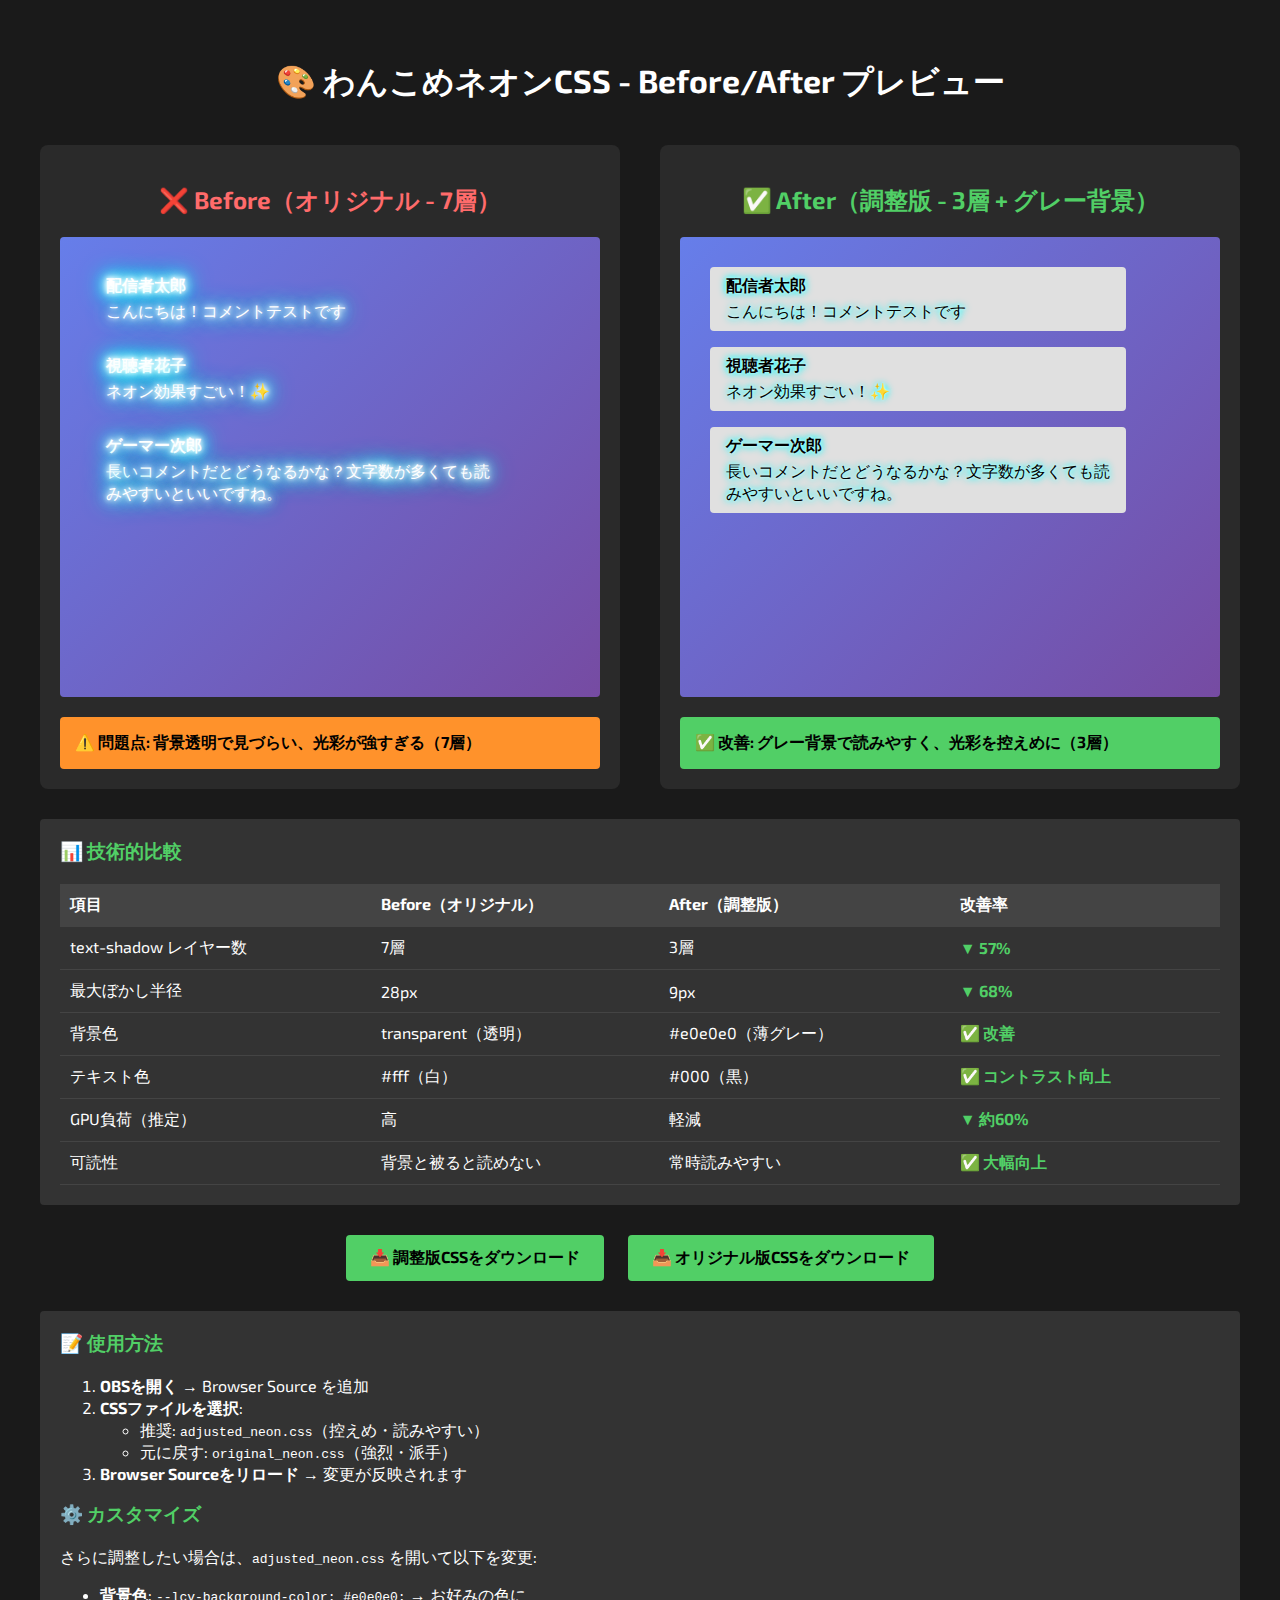
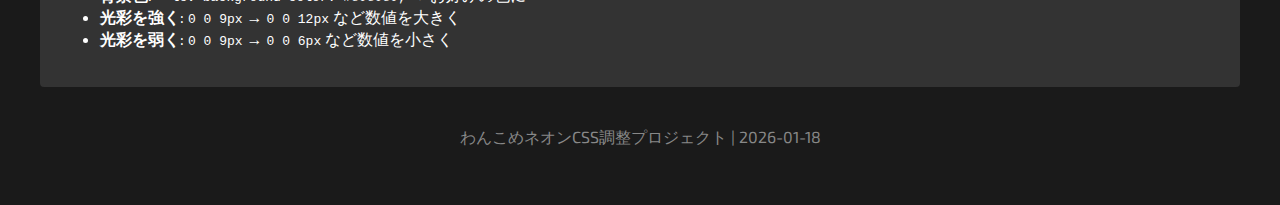
<file: preview.html>
<!DOCTYPE html>
<html lang="ja">
<head>
    <meta charset="UTF-8">
    <meta name="viewport" content="width=device-width, initial-scale=1.0">
    <title>わんこめネオンCSS - Before/After プレビュー</title>
    <link href="https://fonts.googleapis.com/css2?family=Exo+2:wght@400;700&display=swap" rel="stylesheet">
    <style>
        body {
            font-family: 'Exo 2', sans-serif;
            background: #1a1a1a;
            color: #fff;
            padding: 40px;
            margin: 0;
        }

        h1 {
            text-align: center;
            margin-bottom: 40px;
        }

        .container {
            display: grid;
            grid-template-columns: 1fr 1fr;
            gap: 40px;
            max-width: 1400px;
            margin: 0 auto;
        }

        .preview-section {
            background: #2a2a2a;
            padding: 20px;
            border-radius: 8px;
        }

        .preview-section h2 {
            text-align: center;
            margin-bottom: 20px;
            font-size: 24px;
        }

        .preview-section h2.before {
            color: #ff6b6b;
        }

        .preview-section h2.after {
            color: #51cf66;
        }

        .preview-area {
            background: linear-gradient(135deg, #667eea 0%, #764ba2 100%);
            padding: 30px;
            border-radius: 4px;
            min-height: 400px;
        }

        /* オリジナル版（7層） */
        .comment-original {
            padding: 8px 16px;
            margin-bottom: 16px;
            background-color: transparent;
            border-radius: 4px;
            max-width: 80%;
        }

        .comment-original .user-name {
            font-weight: bold;
            color: #fff;
            text-shadow:
                0 0 4px #fff,
                0 0 8px #fff,
                0 0 12px #fff,
                0 0 16px #0ff,
                0 0 20px #0ff,
                0 0 24px #0ff,
                0 0 28px #0ff;
            margin-bottom: 4px;
        }

        .comment-original .comment-text {
            color: #fff;
            text-shadow:
                0 0 4px #fff,
                0 0 8px #fff,
                0 0 12px #fff,
                0 0 16px #0ff,
                0 0 20px #0ff,
                0 0 24px #0ff,
                0 0 28px #0ff;
        }

        /* 調整版（3層 + グレー背景） */
        .comment-adjusted {
            padding: 8px 16px;
            margin-bottom: 16px;
            background-color: #e0e0e0;
            border-radius: 4px;
            max-width: 80%;
        }

        .comment-adjusted .user-name {
            font-weight: bold;
            color: #000;
            text-shadow:
                0 0 3px #fff,
                0 0 6px #0ff,
                0 0 9px #0ff;
            margin-bottom: 4px;
        }

        .comment-adjusted .comment-text {
            color: #000;
            text-shadow:
                0 0 3px #fff,
                0 0 6px #0ff,
                0 0 9px #0ff;
        }

        /* 比較メトリクス */
        .metrics {
            margin-top: 30px;
            padding: 20px;
            background: #333;
            border-radius: 4px;
        }

        .metrics h3 {
            margin-top: 0;
            color: #51cf66;
        }

        .metrics table {
            width: 100%;
            border-collapse: collapse;
            margin-top: 15px;
        }

        .metrics th, .metrics td {
            padding: 10px;
            text-align: left;
            border-bottom: 1px solid #444;
        }

        .metrics th {
            background: #444;
            font-weight: bold;
        }

        .metrics .improvement {
            color: #51cf66;
            font-weight: bold;
        }

        /* 注意書き */
        .note {
            background: #ff922b;
            color: #000;
            padding: 15px;
            border-radius: 4px;
            margin-top: 20px;
            font-weight: bold;
        }

        .controls {
            text-align: center;
            margin: 30px 0;
        }

        .controls button {
            padding: 12px 24px;
            font-size: 16px;
            font-family: 'Exo 2', sans-serif;
            background: #51cf66;
            color: #000;
            border: none;
            border-radius: 4px;
            cursor: pointer;
            margin: 0 10px;
            font-weight: bold;
        }

        .controls button:hover {
            background: #40c057;
        }
    </style>
</head>
<body>
    <h1>🎨 わんこめネオンCSS - Before/After プレビュー</h1>

    <div class="container">
        <!-- Before -->
        <div class="preview-section">
            <h2 class="before">❌ Before（オリジナル - 7層）</h2>
            <div class="preview-area">
                <div class="comment-original">
                    <div class="user-name">配信者太郎</div>
                    <div class="comment-text">こんにちは！コメントテストです</div>
                </div>
                <div class="comment-original">
                    <div class="user-name">視聴者花子</div>
                    <div class="comment-text">ネオン効果すごい！✨</div>
                </div>
                <div class="comment-original">
                    <div class="user-name">ゲーマー次郎</div>
                    <div class="comment-text">長いコメントだとどうなるかな？文字数が多くても読みやすいといいですね。</div>
                </div>
            </div>

            <div class="note">
                ⚠️ 問題点: 背景透明で見づらい、光彩が強すぎる（7層）
            </div>
        </div>

        <!-- After -->
        <div class="preview-section">
            <h2 class="after">✅ After（調整版 - 3層 + グレー背景）</h2>
            <div class="preview-area">
                <div class="comment-adjusted">
                    <div class="user-name">配信者太郎</div>
                    <div class="comment-text">こんにちは！コメントテストです</div>
                </div>
                <div class="comment-adjusted">
                    <div class="user-name">視聴者花子</div>
                    <div class="comment-text">ネオン効果すごい！✨</div>
                </div>
                <div class="comment-adjusted">
                    <div class="user-name">ゲーマー次郎</div>
                    <div class="comment-text">長いコメントだとどうなるかな？文字数が多くても読みやすいといいですね。</div>
                </div>
            </div>

            <div class="note" style="background: #51cf66;">
                ✅ 改善: グレー背景で読みやすく、光彩を控えめに（3層）
            </div>
        </div>
    </div>

    <!-- メトリクス比較 -->
    <div class="metrics">
        <h3>📊 技術的比較</h3>
        <table>
            <thead>
                <tr>
                    <th>項目</th>
                    <th>Before（オリジナル）</th>
                    <th>After（調整版）</th>
                    <th>改善率</th>
                </tr>
            </thead>
            <tbody>
                <tr>
                    <td>text-shadow レイヤー数</td>
                    <td>7層</td>
                    <td>3層</td>
                    <td class="improvement">▼ 57%</td>
                </tr>
                <tr>
                    <td>最大ぼかし半径</td>
                    <td>28px</td>
                    <td>9px</td>
                    <td class="improvement">▼ 68%</td>
                </tr>
                <tr>
                    <td>背景色</td>
                    <td>transparent（透明）</td>
                    <td>#e0e0e0（薄グレー）</td>
                    <td class="improvement">✅ 改善</td>
                </tr>
                <tr>
                    <td>テキスト色</td>
                    <td>#fff（白）</td>
                    <td>#000（黒）</td>
                    <td class="improvement">✅ コントラスト向上</td>
                </tr>
                <tr>
                    <td>GPU負荷（推定）</td>
                    <td>高</td>
                    <td>軽減</td>
                    <td class="improvement">▼ 約60%</td>
                </tr>
                <tr>
                    <td>可読性</td>
                    <td>背景と被ると読めない</td>
                    <td>常時読みやすい</td>
                    <td class="improvement">✅ 大幅向上</td>
                </tr>
            </tbody>
        </table>
    </div>

    <!-- 操作ボタン -->
    <div class="controls">
        <button onclick="window.location.href='adjusted_neon.css'">📥 調整版CSSをダウンロード</button>
        <button onclick="window.location.href='original_neon.css'">📥 オリジナル版CSSをダウンロード</button>
    </div>

    <!-- 使用方法 -->
    <div class="metrics">
        <h3>📝 使用方法</h3>
        <ol>
            <li><strong>OBSを開く</strong> → Browser Source を追加</li>
            <li><strong>CSSファイルを選択</strong>:
                <ul>
                    <li>推奨: <code>adjusted_neon.css</code>（控えめ・読みやすい）</li>
                    <li>元に戻す: <code>original_neon.css</code>（強烈・派手）</li>
                </ul>
            </li>
            <li><strong>Browser Sourceをリロード</strong> → 変更が反映されます</li>
        </ol>

        <h3>⚙️ カスタマイズ</h3>
        <p>さらに調整したい場合は、<code>adjusted_neon.css</code> を開いて以下を変更:</p>
        <ul>
            <li><strong>背景色</strong>: <code>--lcv-background-color: #e0e0e0;</code> → お好みの色に</li>
            <li><strong>光彩を強く</strong>: <code>0 0 9px</code> → <code>0 0 12px</code> など数値を大きく</li>
            <li><strong>光彩を弱く</strong>: <code>0 0 9px</code> → <code>0 0 6px</code> など数値を小さく</li>
        </ul>
    </div>

    <footer style="text-align: center; margin-top: 40px; color: #888;">
        <p>わんこめネオンCSS調整プロジェクト | 2026-01-18</p>
    </footer>
</body>
</html>
</file>
